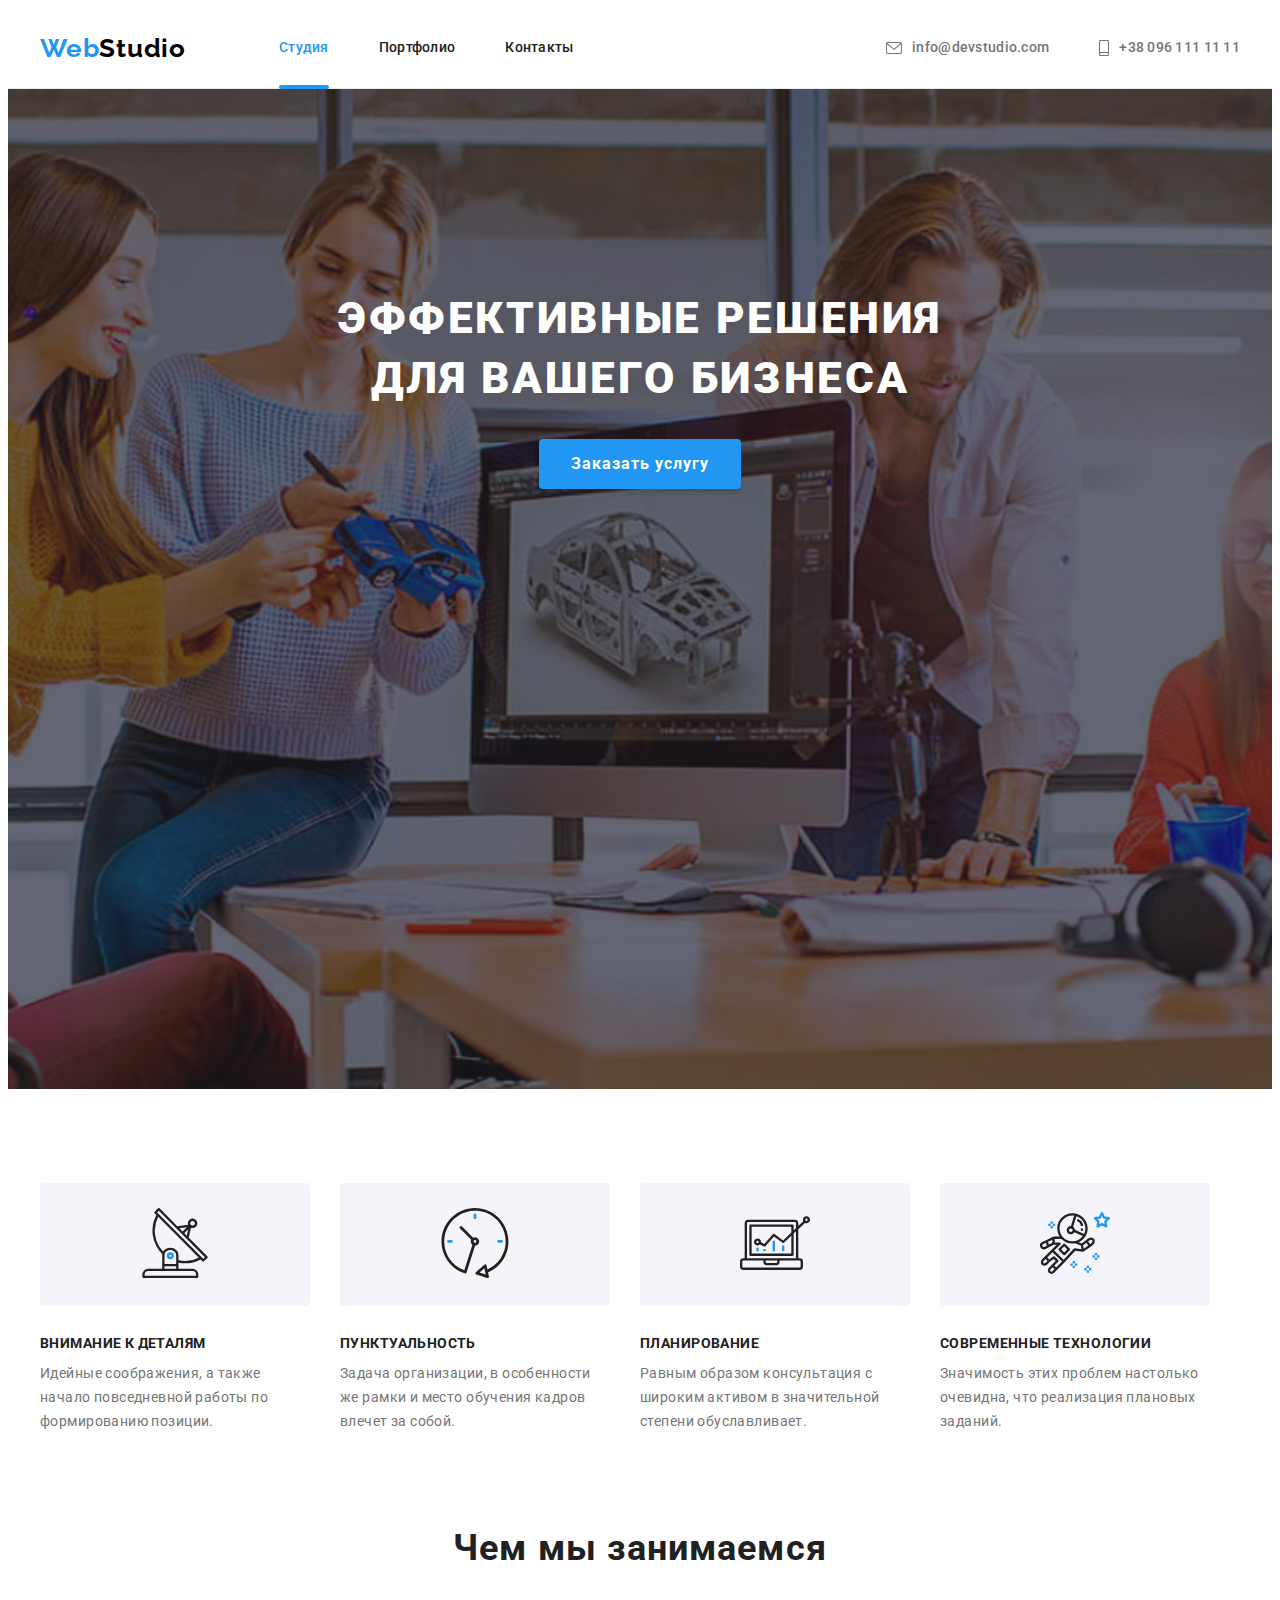
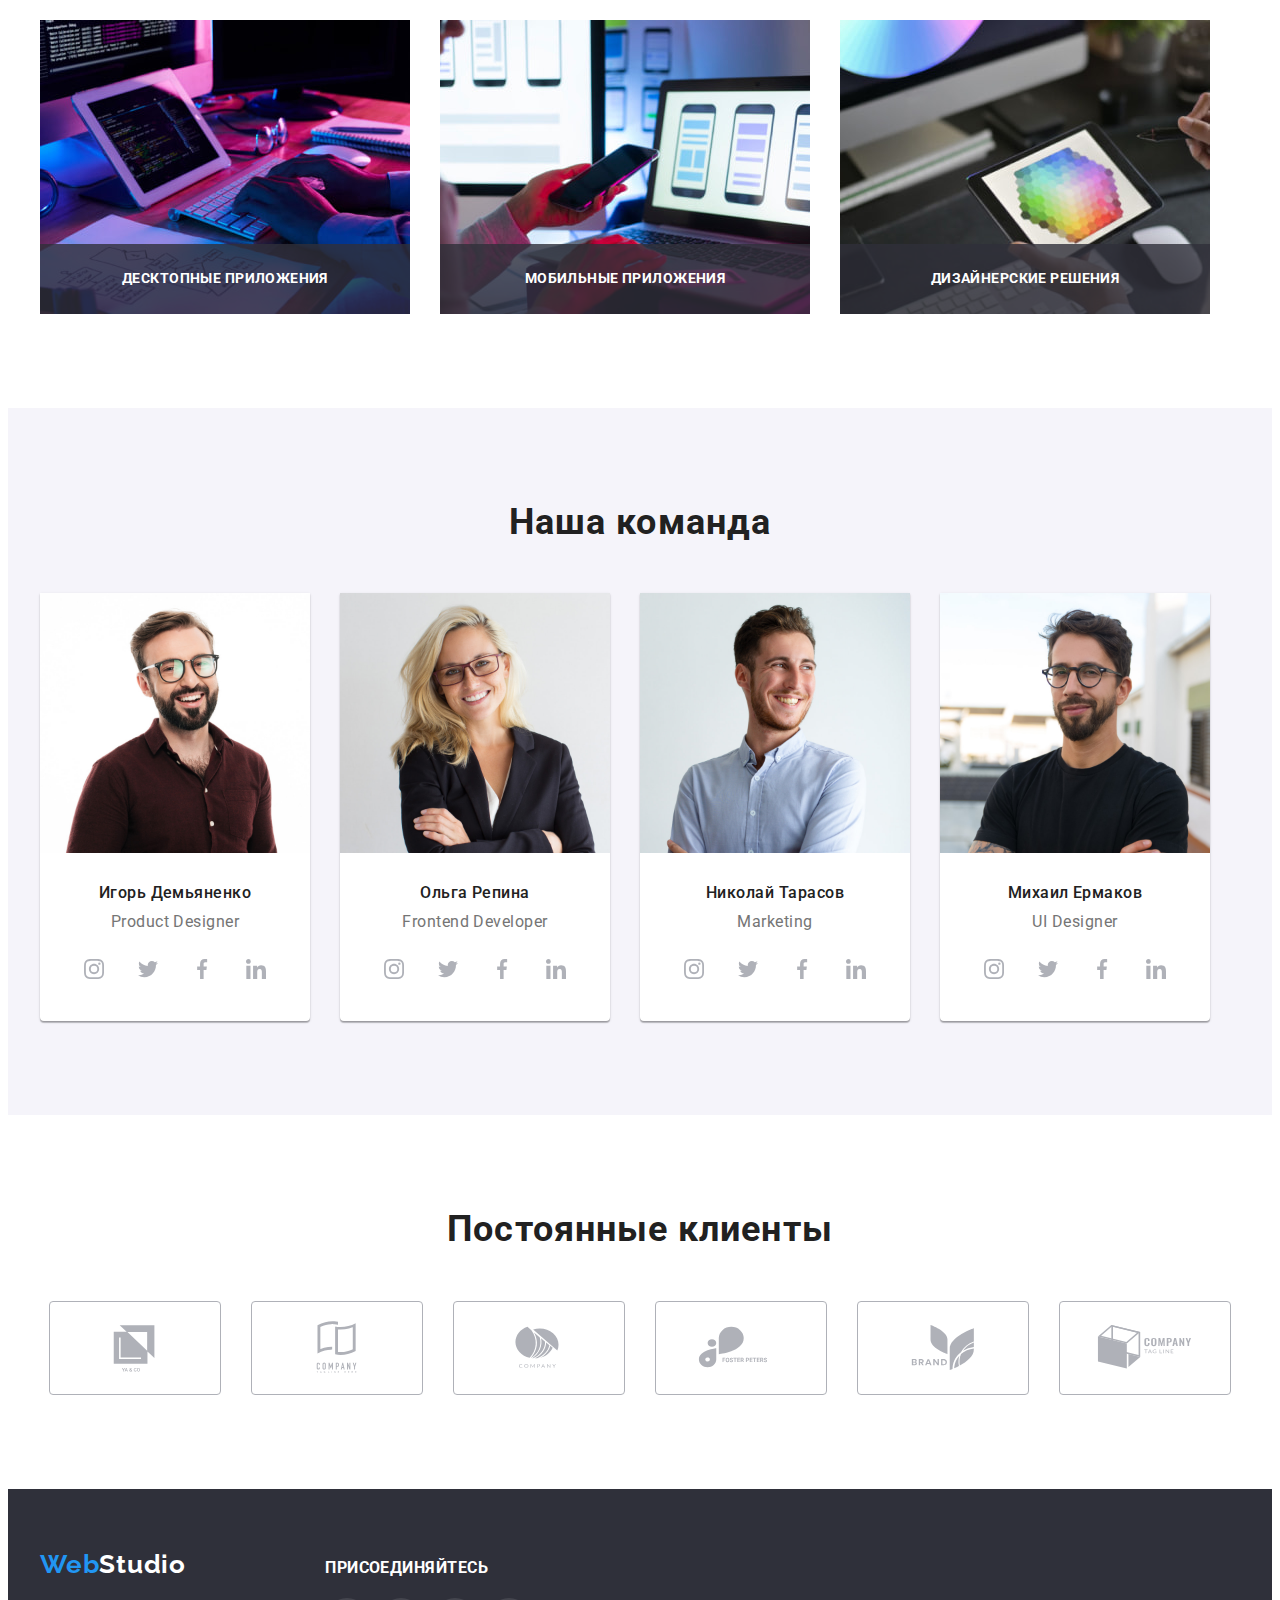
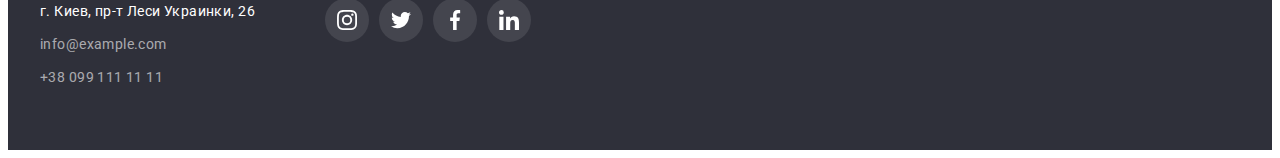
<file: index.html>
<!DOCTYPE html>
<html lang="ru">
  <head>
    <meta charset="UTF-8" />
    <meta http-equiv="X-UA-Compatible" content="IE=edge" />
    <meta name="viewport" content="width=device-width, initial-scale=1.0" />
    <title>Студия</title>
    <link rel="preconnect" href="https://fonts.googleapis.com" />
    <link rel="preconnect" href="https://fonts.gstatic.com" crossorigin />
    <link
      href="https://fonts.googleapis.com/css2?family=Raleway:wght@700&family=Roboto:wght@400;500;700;900&display=swap"
      rel="stylesheet"
    />
    <link
      rel="stylesheet"
      href="https://cdnjs.cloudflare.com/ajax/libs/modern-normalize/1.1.0/modern-normalize.min.css"
      integrity="sha512-wpPYUAdjBVSE4KJnH1VR1HeZfpl1ub8YT/NKx4PuQ5NmX2tKuGu6U/JRp5y+Y8XG2tV+wKQpNHVUX03MfMFn9Q=="
      crossorigin="anonymous"
      referrerpolicy="no-referrer"
    />
    <link rel="stylesheet" href="./css/styles.css" />
  </head>
  <body>
    <!--Хедер-->
    <header class="header">
      <div class="container header-container">
        <nav class="navigation">
          <a class="link-logo link header-logo" href="./index.html" lang="en"
            >Web<span class="logo-studio">Studio</span>
          </a>
          <ul class="nav-list list">
            <li class="nav-item">
              <a class="nav-link link current" href="./index.html">Студия</a>
            </li>
            <li class="nav-item">
              <a class="nav-link link" href="./portfolio.html">Портфолио</a>
            </li>
            <li class="nav-item">
              <a class="nav-link link" href="#">Контакты</a>
            </li>
          </ul>
        </nav>
        <ul class="contacts list">
          <li class="contacts-item">
            <a class="contacts-link link" href="mailto:info@devstudio.com">
              <svg class="icon-contacts" width="16" height="12">
                <use href="./images/sprite.svg#icon-envelope"></use>
              </svg>
              info@devstudio.com</a
            >
          </li>
          <li class="contacts-item">
            <a class="contacts-link link" href="tel:+380961111111">
              <svg class="icon-contacts" width="10" height="16">
                <use href="./images/sprite.svg#icon-smartphone"></use>
              </svg>
              +38 096 111 11 11</a
            >
          </li>
        </ul>
      </div>
    </header>
    <main>
      <!--Секция Hero-->
      <section class="hero section">
          <div class="container">
            <h1 class="hero-title">Эффективные решения для вашего бизнеса</h1>
            <button class="hero-btn" type="button" data-modal-open>Заказать услугу</button>
            <div class="backdrop is-hidden" data-modal>
              <div class="modal-wrapper">
                <button class="modal-btn" data-modal-close>
                  <svg width="18" height="18">
                    <use href="./images/sprite.svg#icon-close-icon-modal-form"></use>
                  </svg>
                </button>
              </div>
            </div>
          </div>
      </section>
      <!--Особенности-->
      <section class="benefits section">
        <div class="container">
          <h2 class="section-title visually-hidden">Особенности</h2>
          <ul class="benefits-list list">
            <li class="benefits-item">
              <div class="container-icon">
                <svg class="benefits-icon" width="70" height="70">
                  <use href="./images/sprite.svg#icon-antena"></use>
                </svg>
              </div>
              <h3 class="benefits-title">Внимание к деталям</h3>
              <p class="benefits-text">
                Идейные соображения, а также начало повседневной работы по формированию позиции.
              </p>
            </li>
            <li class="benefits-item">
              <div class="container-icon">
                <svg class="benefits-icon" width="70" height="70">
                  <use href="./images/sprite.svg#icon-clock"></use>
                </svg>
              </div>
              <h3 class="benefits-title">Пунктуальность</h3>
              <p class="benefits-text">
                Задача организации, в особенности же рамки и место обучения кадров влечет за собой.
              </p>
            </li>
            <li class="benefits-item">
              <div class="container-icon">
                <svg class="benefits-icon" width="70" height="70">
                  <use href="./images/sprite.svg#icon-diagram"></use>
                </svg>
              </div>
              <h3 class="benefits-title">Планирование</h3>
              <p class="benefits-text">
                Равным образом консультация с широким активом в значительной степени обуславливает.
              </p>
            </li>
            <li class="benefits-item">
              <div class="container-icon">
                <svg class="benefits-icon" width="70" height="70">
                  <use href="./images/sprite.svg#icon-astronaut"></use>
                </svg>
              </div>
              <h3 class="benefits-title">Современные технологии</h3>
              <p class="benefits-text">
                Значимость этих проблем настолько очевидна, что реализация плановых заданий.
              </p>
            </li>
          </ul>
        </div>
      </section>
      <!--Чем мы занимаемся-->
      <section class="work section">
        <div class="container">
          <h2 class="section-title">Чем мы занимаемся</h2>
          <ul class="work-list list">
            <li class="work-item">
              <img
                class="work-img"
                src="./images/work/box-1.jpg"
                alt="Разроботка структуры сайта"
                width="370"
                height="294"
              />
              <p class="work-text">Десктопные приложения</p>
            </li>
            <li class="work-item">
              <img
                class="work-img"
                src="./images/work/box-2.jpg"
                alt="Адаптивная разработка"
                width="370"
                height="294"
              />
              <p class="work-text">Мобильные приложения</p>
            </li>
            <li class="work-item">
              <img
                class="work-img"
                src="./images/work/box-3.jpg"
                alt="Цветовой дизайн"
                width="370"
                height="294"
              />
              <p class="work-text">Дизайнерские решения</p>
            </li>
          </ul>
        </div>
      </section>
      <!--Наша команда-->
      <section class="team section">
        <div class="container">
          <h2 class="section-title">Наша команда</h2>
          <ul class="team-list list">
            <li class="team-item">
              <img
                class="members-img"
                src="./images/team/product-designer.jpg"
                alt="Игорь Демьяненко"
                width="270"
                height="260"
              />
              <div class="members-group">
                <h3 class="members-title">Игорь Демьяненко</h3>
                <p class="members-position" lang="en">Product Designer</p>
                <ul class="socials-list list">
                  <li class="socials-items">
                    <a
                      class="socials-link link"
                      href="#"
                      target="_blank"
                      rel="noopener noreferrer"
                      aria-label="иконка Instagram"
                    >
                      <svg class="socials-icons" width="20" height="20">
                        <use href="./images/sprite.svg#icon-instagram"></use></svg
                    ></a>
                  </li>
                  <li class="socials-items">
                    <a
                      class="socials-link link"
                      href="#"
                      target="_blank"
                      rel="noopener noreferrer"
                      aria-label="иконка Twitter"
                    >
                      <svg class="socials-icons" width="20" height="20">
                        <use href="./images/sprite.svg#icon-twitter"></use></svg
                    ></a>
                  </li>
                  <li class="socials-items">
                    <a
                      class="socials-link link"
                      href="#"
                      target="_blank"
                      rel="noopener noreferrer"
                      aria-label="иконка Facebook"
                    >
                      <svg class="socials-icons" width="20" height="20">
                        <use href="./images/sprite.svg#icon-facebook"></use></svg
                    ></a>
                  </li>
                  <li class="socials-items">
                    <a
                      class="socials-link link"
                      href="#"
                      target="_blank"
                      rel="noopener noreferrer"
                      aria-label="иконка Linkedin"
                    >
                      <svg class="socials-icons" width="20" height="20">
                        <use href="./images/sprite.svg#icon-linkedin"></use></svg
                    ></a>
                  </li>
                </ul>
              </div>
            </li>
            <li class="team-item">
              <img
                class="members-img"
                src="./images/team/frontend-developer.jpg"
                alt="Ольга Репина"
                width="270"
                height="260"
              />
              <div class="members-group">
                <h3 class="members-title">Ольга Репина</h3>
                <p class="members-position" lang="en">Frontend Developer</p>
                <ul class="socials-list list">
                  <li class="socials-items">
                    <a
                      class="socials-link link"
                      href="#"
                      target="_blank"
                      rel="noopener noreferrer"
                      aria-label="иконка Instagram"
                    >
                      <svg class="socials-icons" width="20" height="20">
                        <use href="./images/sprite.svg#icon-instagram"></use></svg
                    ></a>
                  </li>
                  <li class="socials-items">
                    <a
                      class="socials-link link"
                      href="#"
                      target="_blank"
                      rel="noopener noreferrer"
                      aria-label="иконка Twitter"
                    >
                      <svg class="socials-icons" width="20" height="20">
                        <use href="./images/sprite.svg#icon-twitter"></use></svg
                    ></a>
                  </li>
                  <li class="socials-items">
                    <a
                      class="socials-link link"
                      href="#"
                      target="_blank"
                      rel="noopener noreferrer"
                      aria-label="иконка Facebook"
                    >
                      <svg class="socials-icons" width="20" height="20">
                        <use href="./images/sprite.svg#icon-facebook"></use></svg
                    ></a>
                  </li>
                  <li class="socials-items">
                    <a
                      class="socials-link link"
                      href="#"
                      target="_blank"
                      rel="noopener noreferrer"
                      aria-label="иконка Linkedin"
                    >
                      <svg class="socials-icons" width="20" height="20">
                        <use href="./images/sprite.svg#icon-linkedin"></use></svg
                    ></a>
                  </li>
                </ul>
              </div>
            </li>
            <li class="team-item">
              <img
                class="members-img"
                src="./images/team/marketing.jpg"
                alt="Николай Тарасов"
                width="270"
                height="260"
              />
              <div class="members-group">
                <h3 class="members-title">Николай Тарасов</h3>
                <p class="members-position" lang="en">Marketing</p>
                <ul class="socials-list list">
                  <li class="socials-items">
                    <a
                      class="socials-link link"
                      href="#"
                      target="_blank"
                      rel="noopener noreferrer"
                      aria-label="иконка Instagram"
                    >
                      <svg class="socials-icons" width="20" height="20">
                        <use href="./images/sprite.svg#icon-instagram"></use></svg
                    ></a>
                  </li>
                  <li class="socials-items">
                    <a
                      class="socials-link link"
                      href="#"
                      target="_blank"
                      rel="noopener noreferrer"
                      aria-label="иконка Twitter"
                    >
                      <svg class="socials-icons" width="20" height="20">
                        <use href="./images/sprite.svg#icon-twitter"></use></svg
                    ></a>
                  </li>
                  <li class="socials-items">
                    <a
                      class="socials-link link"
                      href="#"
                      target="_blank"
                      rel="noopener noreferrer"
                      aria-label="иконка Facebook"
                    >
                      <svg class="socials-icons" width="20" height="20">
                        <use href="./images/sprite.svg#icon-facebook"></use></svg
                    ></a>
                  </li>
                  <li class="socials-items">
                    <a
                      class="socials-link link"
                      href="#"
                      target="_blank"
                      rel="noopener noreferrer"
                      aria-label="иконка Linkedin"
                    >
                      <svg class="socials-icons" width="20" height="20">
                        <use href="./images/sprite.svg#icon-linkedin"></use></svg
                    ></a>
                  </li>
                </ul>
              </div>
            </li>
            <li class="team-item">
              <img
                class="members-img"
                src="./images/team/ui-designer.jpg"
                alt="Михаил Ермаков"
                width="270"
                height="260"
              />
              <div class="members-group">
                <h3 class="members-title">Михаил Ермаков</h3>
                <p class="members-position" lang="en">UI Designer</p>
                <ul class="socials-list list">
                  <li class="socials-items">
                    <a
                      class="socials-link link"
                      href="#"
                      target="_blank"
                      rel="noopener noreferrer"
                      aria-label="иконка Instagram"
                    >
                      <svg class="socials-icons" width="20" height="20">
                        <use href="./images/sprite.svg#icon-instagram"></use></svg
                    ></a>
                  </li>
                  <li class="socials-items">
                    <a
                      class="socials-link link"
                      href="#"
                      target="_blank"
                      rel="noopener noreferrer"
                      aria-label="иконка Twitter"
                    >
                      <svg class="socials-icons" width="20" height="20">
                        <use href="./images/sprite.svg#icon-twitter"></use></svg
                    ></a>
                  </li>
                  <li class="socials-items">
                    <a
                      class="socials-link link"
                      href="#"
                      target="_blank"
                      rel="noopener noreferrer"
                      aria-label="иконка Facebook"
                    >
                      <svg class="socials-icons" width="20" height="20">
                        <use href="./images/sprite.svg#icon-facebook"></use></svg
                    ></a>
                  </li>
                  <li class="socials-items">
                    <a
                      class="socials-link link"
                      href="#"
                      target="_blank"
                      rel="noopener noreferrer"
                      aria-label="иконка Linkedin"
                    >
                      <svg class="socials-icons" width="20" height="20">
                        <use href="./images/sprite.svg#icon-linkedin"></use></svg
                    ></a>
                  </li>
                </ul>
              </div>
            </li>
          </ul>
        </div>
      </section>
      <!--Постоянные клиенты-->
      <section class="clients section">
        <div class="container">
          <h2 class="section-title">Постоянные клиенты</h2>
          <ul class="clients-list list">
            <li class="clients-item">
              <a
                class="clients-link link"
                href="#"
                target="_blank"
                rel="noopener noreferrer"
                aria-label="иконка YA&GO"
              >
                <svg class="clients-icon" width="106" height="60">
                  <use href="./images/sprite.svg#icon-client-logo-1"></use>
                </svg>
              </a>
            </li>
            <li class="clients-item">
              <a
                class="clients-link link"
                href="#"
                target="_blank"
                rel="noopener noreferrer"
                aria-label="иконка Company tagline here"
              >
                <svg class="clients-icon" width="106" height="60">
                  <use href="./images/sprite.svg#icon-client-logo-2"></use>
                </svg>
              </a>
            </li>
            <li class="clients-item">
              <a
                class="clients-link link"
                href="#"
                target="_blank"
                rel="noopener noreferrer"
                aria-label="иконка Company"
              >
                <svg class="clients-icon" width="106" height="60">
                  <use href="./images/sprite.svg#icon-client-logo-3"></use>
                </svg>
              </a>
            </li>
            <li class="clients-item">
              <a
                class="clients-link link"
                href="#"
                target="_blank"
                rel="noopener noreferrer"
                aria-label="иконка Foster Peters"
                ><svg class="clients-icon" width="106" height="60">
                  <use href="./images/sprite.svg#icon-client-logo-4"></use></svg
              ></a>
            </li>
            <li class="clients-item">
              <a
                class="clients-link link"
                href="#"
                target="_blank"
                rel="noopener noreferrer"
                aria-label="иконка Brand"
              >
                <svg class="clients-icon" width="106" height="60">
                  <use href="./images/sprite.svg#icon-client-logo-5"></use>
                </svg>
              </a>
            </li>
            <li class="clients-item">
              <a
                class="clients-link link"
                href="#"
                target="_blank"
                rel="noopener noreferrer"
                aria-label="иконка Company Tag Line"
              >
                <svg class="clients-icon" width="106" height="60">
                  <use href="./images/sprite.svg#icon-client-logo-6"></use>
                </svg>
              </a>
            </li>
          </ul>
        </div>
      </section>
    </main>
    <!--Футер-->
    <footer class="footer">
      <div class="container join">
        <div class="container-address">
          <a class="link-logo link footer-logo" href="./index.html" lang="en"
            >Web<span class="footer-logo-studio">Studio</span>
          </a>
          <address class="footer-address">
            <ul class="footer-list list">
              <li class="footer-item">
                <a
                  class="footer-address link"
                  href="https://maps.app.goo.gl/owwXhyqhxYpqnWEB8"
                  target="_blank"
                  rel="noreferrer noopener"
                  >г. Киев, пр-т Леси Украинки, 26</a
                >
              </li>
              <li class="footer-item">
                <a class="footer-contact-item link" href="mailto:info@example.com"
                  >info@example.com</a
                >
              </li>
              <li class="footer-item">
                <a class="footer-contact-item link" href="tel:+380991111111">+38 099 111 11 11</a>
              </li>
            </ul>
          </address>
        </div>

        <div class="footer-join">
          <h3 class="join-title">Присоединяйтесь</h3>
          <ul class="join-list list">
            <li class="join-item">
              <a
                class="join-link link"
                href=""
                target="_blank"
                rel="noopener noreferrer"
                aria-label="иконка Instagram"
                ><svg class="join-icon" width="20" height="20">
                  <use href="./images/sprite.svg#icon-instagram"></use></svg
              ></a>
            </li>
            <li class="join-item">
              <a
                class="join-link link"
                href=""
                target="_blank"
                rel="noopener noreferrer"
                aria-label="иконка Twitter"
                ><svg class="join-icon" width="20" height="20">
                  <use href="./images/sprite.svg#icon-twitter"></use></svg
              ></a>
            </li>
            <li class="join-item">
              <a
                class="join-link link"
                href=""
                target="_blank"
                rel="noopener noreferrer"
                aria-label="иконка Facebook"
                ><svg class="join-icon" width="20" height="20">
                  <use href="./images/sprite.svg#icon-facebook"></use></svg
              ></a>
            </li>
            <li class="join-item">
              <a
                class="join-link link"
                href=""
                target="_blank"
                rel="noopener noreferrer"
                aria-label="иконка Linkedin"
              >
                <svg class="join-icon" width="20" height="20">
                  <use href="./images/sprite.svg#icon-linkedin"></use></svg
              ></a>
            </li>
          </ul>
        </div>
      </div>
    </footer>
    <script src="./js/modal.js"></script>
  </body>
</html>
</file>
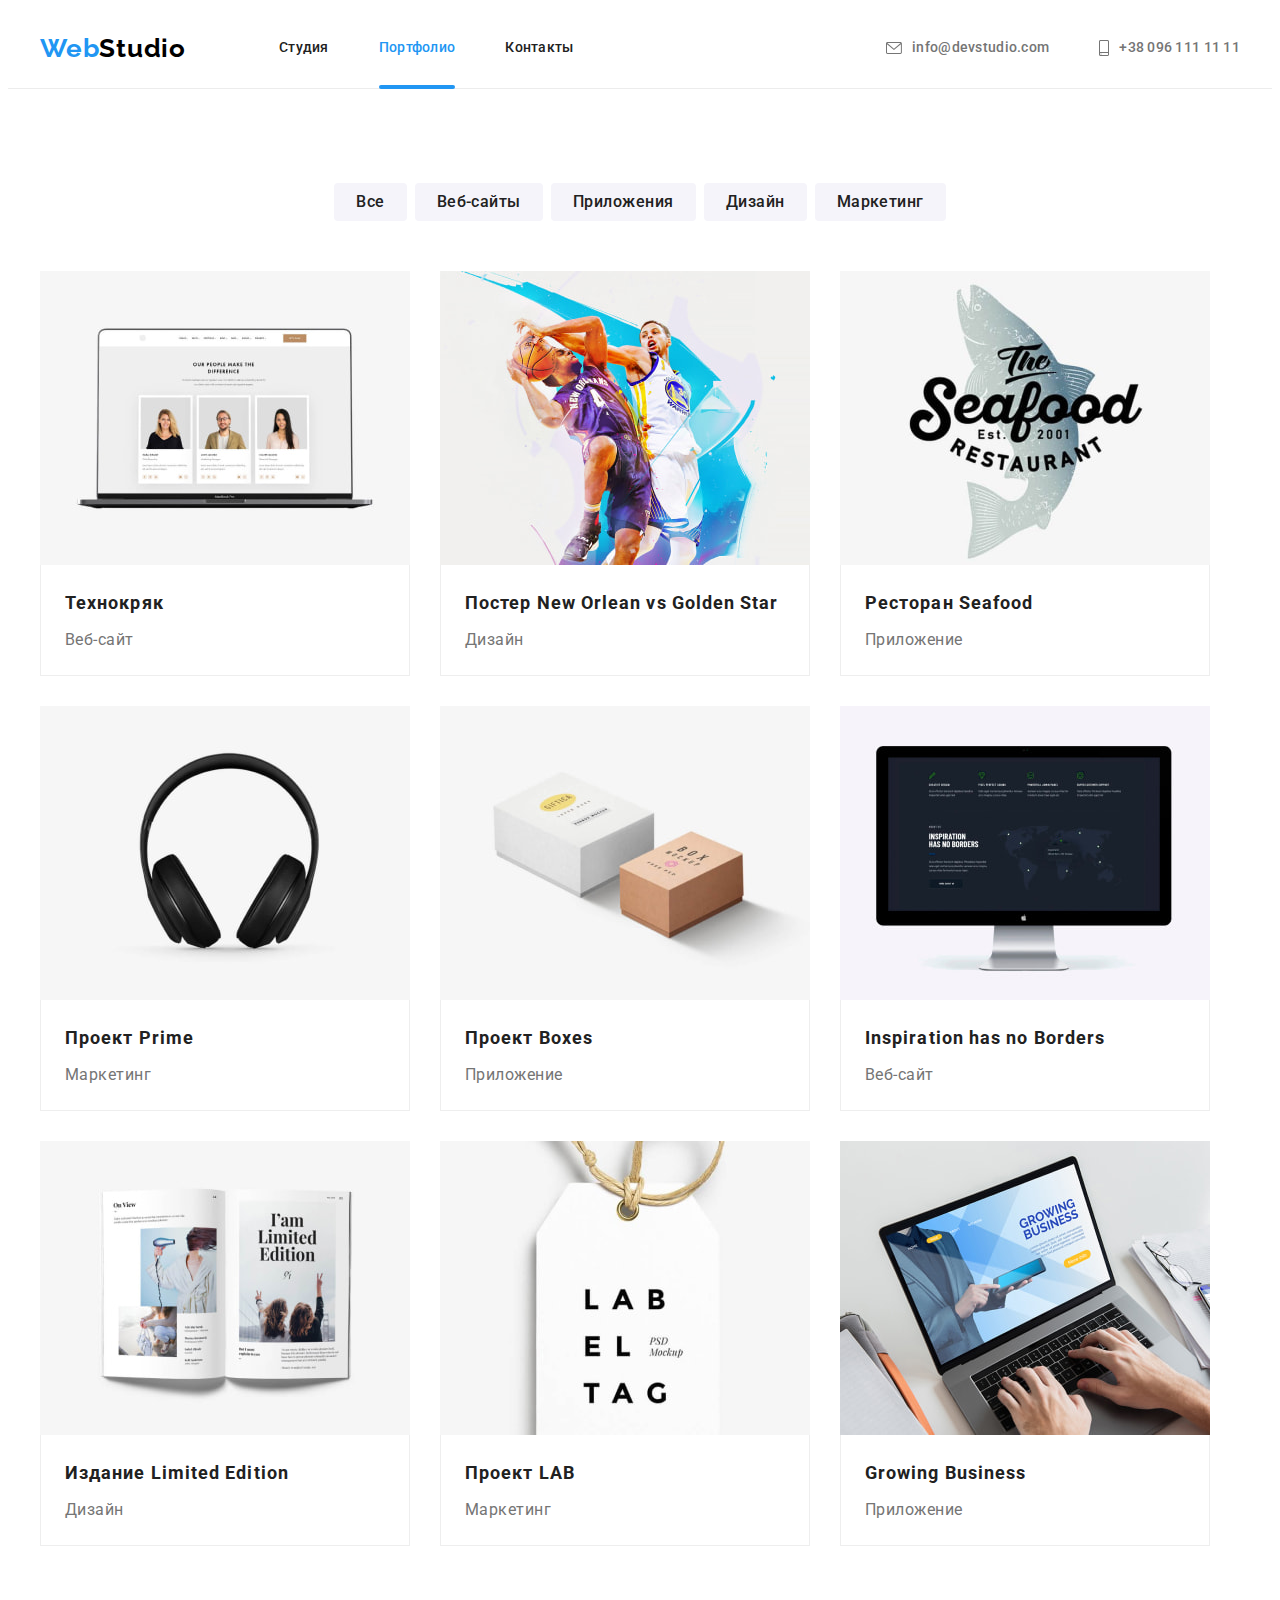
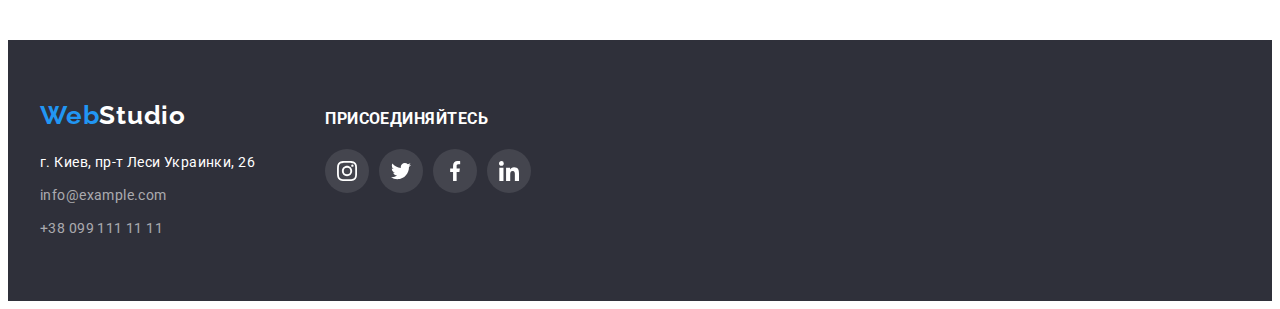
<file: portfolio.html>
<!DOCTYPE html>
<html lang="ru">
  <head>
    <meta charset="UTF-8" />
    <meta http-equiv="X-UA-Compatible" content="IE=edge" />
    <meta name="viewport" content="width=device-width, initial-scale=1.0" />
    <title>Портфолио</title>
    <link rel="preconnect" href="https://fonts.googleapis.com" />
    <link rel="preconnect" href="https://fonts.gstatic.com" crossorigin />
    <link
      href="https://fonts.googleapis.com/css2?family=Raleway:wght@700&family=Roboto:wght@400;500;700;900&display=swap"
      rel="stylesheet"
    />
    <link
      rel="stylesheet"
      href="https://cdnjs.cloudflare.com/ajax/libs/modern-normalize/1.1.0/modern-normalize.min.css"
      integrity="sha512-wpPYUAdjBVSE4KJnH1VR1HeZfpl1ub8YT/NKx4PuQ5NmX2tKuGu6U/JRp5y+Y8XG2tV+wKQpNHVUX03MfMFn9Q=="
      crossorigin="anonymous"
      referrerpolicy="no-referrer"
    />
    <link rel="stylesheet" href="./css/styles.css" />
  </head>
  <body>
    <!--Хедер-->
    <header class="header">
      <div class="container header-container">
        <nav class="navigation">
          <a class="link-logo link header-logo" href="./index.html" lang="en"
            >Web<span class="logo-studio">Studio</span>
          </a>
          <ul class="nav-list list">
            <li class="nav-item">
              <a class="nav-link link" href="./index.html">Студия</a>
            </li>
            <li class="nav-item">
              <a class="nav-link link current" href="./portfolio.html">Портфолио</a>
            </li>
            <li class="nav-item">
              <a class="nav-link link" href="#">Контакты</a>
            </li>
          </ul>
        </nav>
        <ul class="contacts list">
          <li class="contacts-item">
            <a class="contacts-link link" href="mailto:info@devstudio.com">
              <svg class="icon-contacts link" width="16" height="12">
                <use href="./images/sprite.svg#icon-envelope"></use>
              </svg>
              info@devstudio.com</a
            >
          </li>
          <li class="contacts-item">
            <a class="contacts-link link" href="tel:+380961111111">
              <svg class="icon-contacts link" width="10" height="16">
                <use href="./images/sprite.svg#icon-smartphone"></use>
              </svg>
              +38 096 111 11 11</a
            >
          </li>
        </ul>
      </div>
    </header>
    <main>
      <!--Главная секция Портфолио-->
      <section class="portfolio section">
        <div class="container">
          <h1 class="section-title visually-hidden">Портфолио</h1>
          <ul class="portfolio-list list">
            <li class="portfolio-item">
              <button class="portfolio-btn" type="button">Все</button>
            </li>
            <li class="portfolio-item">
              <button class="portfolio-btn" type="button">Веб-сайты</button>
            </li>
            <li class="portfolio-item">
              <button class="portfolio-btn" type="button">Приложения</button>
            </li>
            <li class="portfolio-item">
              <button class="portfolio-btn" type="button">Дизайн</button>
            </li>
            <li class="portfolio-item">
              <button class="portfolio-btn" type="button">Маркетинг</button>
            </li>
          </ul>

          <ul class="portfolio-cards list">
            <li class="portfolio-cards-item">
              <a class="portfolio-link" href="">
                <div class="img-container">
                  <img
                  class="cards-img"
                  src="./images/portfolio/technokrak.jpg"
                  alt="Технокряк"
                  width="370"
                  height="294"
                />
                <p class="cards-overlay-text">Ресурс предлагает комплексные предложения с разным уровнем функционала и сервисов. Все это позволит посетителю получить исчерпывающие сведения о компании или частном лице.</p>
                </div>
                <div class="card-group">
                  <h2 class="cards-title">Технокряк</h2>
                  <p class="cards-text">Веб-сайт</p>
                </div>
              </a>
            </li>
            <li class="portfolio-cards-item">
              <a class="portfolio-link" href="#">
                <div class="img-container">
                  <img
                  class="cards-img"
                  src="./images/portfolio/poster.jpg"
                  alt="Постер"
                  width="370"
                  height="294"
                />
                <p class="cards-overlay-text">Ресурс предлагает комплексные предложения с разным уровнем функционала и сервисов. Все это позволит посетителю получить исчерпывающие сведения о компании или частном лице.</p>
                </div>
                <div class="card-group">
                  <h2 class="cards-title">
                    Постер <span lang="en">New Orlean vs Golden Star</span>
                  </h2>
                  <p class="cards-text">Дизайн</p>
                </div>
              </a>
            </li>
            <li class="portfolio-cards-item">
              <a class="portfolio-link" href="#">
                <div class="img-container">
                  <img
                  class="cards-img"
                  src="./images/portfolio/restaurant-seafood.jpg"
                  alt="Ресторан морепродуктов"
                  width="370"
                  height="294"
                />
                <p class="cards-overlay-text">Ресурс предлагает комплексные предложения с разным уровнем функционала и сервисов. Все это позволит посетителю получить исчерпывающие сведения о компании или частном лице.</p>
                </div>
                <div class="card-group">
                  <h2 class="cards-title">Ресторан <span>Seafood</span></h2>
                  <p class="cards-text">Приложение</p>
                </div>
              </a>
            </li>
            <li class="portfolio-cards-item">
              <a class="portfolio-link" href="#">
                <div class="img-container">
                  <img
                  class="cards-img"
                  src="./images/portfolio/project-prime.jpg"
                  alt="Проект прайм"
                  width="370"
                  height="294"
                />
                <p class="cards-overlay-text">Ресурс предлагает комплексные предложения с разным уровнем функционала и сервисов. Все это позволит посетителю получить исчерпывающие сведения о компании или частном лице.</p>
                </div>
                <div class="card-group">
                  <h2 class="cards-title">Проект <span>Prime</span></h2>
                  <p class="cards-text">Маркетинг</p>
                </div>
              </a>
            </li>
            <li class="portfolio-cards-item">
              <a class="portfolio-link" href="#">
                <div class="img-container">
                  <img
                  class="cards-img"
                  src="./images/portfolio/project-boxes.jpg"
                  alt="Проект коробка"
                  width="370"
                  height="294"
                />
                <p class="cards-overlay-text">Ресурс предлагает комплексные предложения с разным уровнем функционала и сервисов. Все это позволит посетителю получить исчерпывающие сведения о компании или частном лице.</p>
                </div>
                <div class="card-group">
                  <h2 class="cards-title">Проект <span lang="en">Boxes</span></h2>
                  <p class="cards-text">Приложение</p>
                </div>
              </a>
            </li>
            <li class="portfolio-cards-item">
              <a class="portfolio-link" href="#">
                <div class="img-container">
                  <img
                  class="cards-img"
                  src="./images/portfolio/inspiration.jpg"
                  alt="Вдохновение не имеет границ "
                  width="370"
                  height="294"
                />
                <p class="cards-overlay-text">Ресурс предлагает комплексные предложения с разным уровнем функционала и сервисов. Все это позволит посетителю получить исчерпывающие сведения о компании или частном лице.</p>
                </div>
                <div class="card-group">
                  <h2 class="cards-title"><span lang="en">Inspiration has no Borders</span></h2>
                  <p class="cards-text">Веб-сайт</p>
                </div>
              </a>
            </li>
            <li class="portfolio-cards-item">
              <a class="portfolio-link" href="#">
                <div class="img-container">
                  <img
                  class="cards-img"
                  src="./images/portfolio/limited-edition.jpg"
                  alt="Журнал даного издательства"
                  width="370"
                  height="294"
                />
                <p class="cards-overlay-text">Ресурс предлагает комплексные предложения с разным уровнем функционала и сервисов. Все это позволит посетителю получить исчерпывающие сведения о компании или частном лице.</p>
                </div>
                <div class="card-group">
                  <h2 class="cards-title">Издание <span lang="en">Limited Edition</span></h2>
                  <p class="cards-text">Дизайн</p>
                </div>
              </a>
            </li>
            <li class="portfolio-cards-item">
              <a class="portfolio-link" href="#">
                <div class="img-container">
                  <img
                  class="cards-img"
                  src="./images/portfolio/project-lab.jpg"
                  alt="Проект лаб"
                  width="370"
                  height="294"
                />
                <p class="cards-overlay-text">Ресурс предлагает комплексные предложения с разным уровнем функционала и сервисов. Все это позволит посетителю получить исчерпывающие сведения о компании или частном лице.</p>
                </div>
                <div class="card-group">
                  <h2 class="cards-title">Проект <span lang="en">LAB</span></h2>
                  <p class="cards-text">Маркетинг</p>
                </div>
              </a>
            </li>
            <li class="portfolio-cards-item">
              <a class="portfolio-link" href="#">
                <div class="img-container">
                  <img
                  class="cards-img"
                  src="./images/portfolio/growing-business.jpg"
                  alt="Растущий бизнес"
                  width="370"
                  height="294"
                />
                <p class="cards-overlay-text">Ресурс предлагает комплексные предложения с разным уровнем функционала и сервисов. Все это позволит посетителю получить исчерпывающие сведения о компании или частном лице.</p>
                </div>
                <div class="card-group">
                  <h2 class="cards-title" lang="en">Growing Business</h2>
                  <p class="cards-text">Приложение</p>
                </div>
              </a>
            </li>
          </ul>
        </div>
      </section>
    </main>
    <!--Футер-->
    <footer class="footer">
      <div class="container join">
        <div class="container-address">
          <a class="link-logo link footer-logo" href="./index.html" lang="en"
            >Web<span class="footer-logo-studio">Studio</span>
          </a>
          <address class="footer-address">
            <ul class="footer-list list">
              <li class="footer-item">
                <a
                  class="footer-address link"
                  href="https://maps.app.goo.gl/owwXhyqhxYpqnWEB8"
                  target="_blank"
                  rel="noreferrer noopener"
                  >г. Киев, пр-т Леси Украинки, 26</a
                >
              </li>
              <li class="footer-item">
                <a class="footer-contact-item link" href="mailto:info@example.com"
                  >info@example.com</a
                >
              </li>
              <li class="footer-item">
                <a class="footer-contact-item link" href="tel:+380991111111">+38 099 111 11 11</a>
              </li>
            </ul>
          </address>
        </div>

        <div class="footer-join">
          <h3 class="join-title">Присоединяйтесь</h3>
          <ul class="join-list list">
            <li class="join-item">
              <a
                class="join-link link"
                href=""
                target="_blank"
                rel="noopener noreferrer"
                aria-label="иконка Instagram"
                ><svg class="join-icon" width="20" height="20">
                  <use href="./images/sprite.svg#icon-instagram"></use></svg
              ></a>
            </li>
            <li class="join-item">
              <a
                class="join-link link"
                href=""
                target="_blank"
                rel="noopener noreferrer"
                aria-label="иконка Twitter"
                ><svg class="join-icon" width="20" height="20">
                  <use href="./images/sprite.svg#icon-twitter"></use></svg
              ></a>
            </li>
            <li class="join-item">
              <a
                class="join-link link"
                href=""
                target="_blank"
                rel="noopener noreferrer"
                aria-label="иконка Facebook"
                ><svg class="join-icon" width="20" height="20">
                  <use href="./images/sprite.svg#icon-facebook"></use></svg
              ></a>
            </li>
            <li class="join-item">
              <a
                class="join-link link"
                href=""
                target="_blank"
                rel="noopener noreferrer"
                aria-label="иконка Linkedin"
              >
                <svg class="join-icon" width="20" height="20">
                  <use href="./images/sprite.svg#icon-linkedin"></use></svg
              ></a>
            </li>
          </ul>
        </div>
      </div>
    </footer>
  </body>
</html>
</file>
<file: css/styles.css>
:root {
  /*fonts*/

  --main-font: 'Roboto', sans-serif;
  --secondary-font: 'Raleway', sans-serif;

  /*text-colors*/

  --main-txt-cl: #757575;
  --secondary-txt-cl: #212121;
  --accent-cl: #2196f3;
  --secondary-txt-white: #ffffff;
  --secondary-txt-black: #000000;

  /*background-colors*/

  --main-bg-cl: #ffffff;
  --secondary-bg-cl: #f5f4fa;
  --dark-bg-cl: #2f303a;
  --bgd-button: #2196f3;
  --secondary-bgd-button: #188ce8;

  /*border-colors*/
  --border-header: #ececec;
  --border-cards-portfolio: #eeeeee;

  /*icon-colors*/
  --icon-header-cl: #757575;
  --icon-main-color: #afb1b8;
  --icon-accent-cl: #2196f3;
  --icon-footer-color: #ffffff;

  /*animation*/
  --animation: 250ms cubic-bezier(0.4, 0, 0.2, 1);
}

body {
  font-family: var(--main-font);
  font-size: 14px;
  letter-spacing: 0.03em;
  color: var(--main-txt-cl);
}

h1,
h2,
h3,
h4,
h5,
h6,
p,
ul {
  margin: 0;
  padding: 0;
}

img {
  display: block;
  max-width: 100%;
  height: auto;
}

.container {
  width: 1200px;
  padding-right: 15px;
  padding-left: 15px;

  margin-right: auto;
  margin-left: auto;
}

.visually-hidden {
  position: absolute;
  white-space: nowrap;
  width: 1px;
  height: 1px;
  overflow: hidden;
  border: 0;
  padding: 0;
  clip: rect(0 0 0 0);
  clip-path: inset(50%);
  margin: -1px;
}

.link {
  text-decoration: none;
  color: currentColor;
}

.list {
  list-style: none;
}

.section {
  padding-top: 94px;
  padding-bottom: 94px;
}

/*-----------------
| Header section
-------------------*/
.header {
  border-bottom: 1px solid var(--border-header);
}
.header-container {
  display: flex;
}
.navigation {
  display: flex;
  align-items: center;
}

.header-logo {
  margin-right: 93px;
}
.link {
  font-weight: 500;
  font-size: 14px;
  line-height: 1.14;
  letter-spacing: 0.02em;
  color: var(--secondary-txt-cl);

  transition: color var(--animation);
}

.link-logo {
  font-family: var(--secondary-font);
  font-weight: 700;
  font-size: 26px;
  line-height: 1.19;
  letter-spacing: 0.03em;
  color: var(--accent-cl);
}

.logo-studio {
  color: var(--secondary-txt-black);
}

.link:hover,
.link:focus {
  color: var(--accent-cl);
}
.nav-list {
  display: flex;
}
.nav-item {
  margin-right: 50px;
}
.nav-item:last-child {
  margin-right: 0;
}

.nav-link {
  position: relative;
  display: block;
  padding-top: 32px;
  padding-bottom: 32px;
}
.nav-link.current::after{
  position: absolute;
  bottom: 0;
  left: 0;

  content: '';
  display: block;
  width: 100%;
  height: 4px;

  background-color: var(--bgd-button);
  border-radius: 2px;
  margin-bottom: -1px;
}

.contacts {
  display: flex;
  align-items: center;
  margin-left: auto;
}
.contacts-item {
  margin-right: 50px;
}

.contacts-item:last-child {
  margin-right: 0;
}

.contacts-link {
  display: flex;
  align-items: center;
  padding-top: 32px;
  padding-bottom: 32px;
  color: var(--main-txt-cl);
  transition: color var(--animation);
}
.contacts-link:hover .icon-contacts,
.contacts-link:focus .icon-contacts {
  fill: var(--icon-accent-cl);
}
.current {
  color: var(--accent-cl);
}


.icon-contacts {
  margin-right: 10px;
  fill: var(--icon-header-cl);
  transition: fill var(--animation);
}

/*======================
| Main content page studio
========================*/
/*-----------------
| Hero section
-------------------*/

.hero {
  padding-top: 200px;
  padding-bottom: 200px;
  text-align: center;
  background-color: var(--dark-bg-cl);

  max-width: 1600px;
  height: 600px;
  margin-left: auto;
  margin-right: auto;
  background-image: linear-gradient(to right, rgba(47, 48, 58, 0.4), rgba(47, 48, 58, 0.4)),
    url(../images/hero/bg-hero.jpg);
  background-repeat: no-repeat;
  background-position: center;
  background-size: cover;
}

.hero-title {
  width: 696px;
  margin-right: auto;
  margin-bottom: 30px;
  margin-left: auto;

  font-weight: 900;
  font-size: 44px;
  line-height: 1.36;
  text-align: center;
  letter-spacing: 0.06em;
  text-transform: uppercase;
  color: var(--secondary-txt-white);
}

.hero-btn {
  padding: 10px 32px;
  border: 0;
  box-shadow: 0px 4px 4px rgba(0, 0, 0, 0.15);
  border-radius: 4px;

  font-family: inherit;
  font-weight: 700;
  font-size: 16px;
  line-height: 1.88;
  align-items: center;
  text-align: center;
  letter-spacing: 0.06em;
  color: var(--secondary-txt-white);
  background-color: var(--bgd-button);
  cursor: pointer;

  transition: background-color var(--animation);
}

.hero-btn:hover,
.hero-btn:focus {
  background-color: var(--secondary-bgd-button);
}

.backdrop {
  position: fixed;
  top: 0;
  left: 0;
  width: 100%;
  height: 100%;
  background-color: rgba(0, 0, 0, 0.2);
  z-index: 1;
  transition: opacity 700ms ease, visibility 400ms ease-in-out;
}
.backdrop.is-hidden {
  opacity: 0;
  visibility: hidden;
  pointer-events: none;
}

.modal-wrapper{
  position: absolute;
  top: 50%;
  left: 50%;
  transform: translate(-50%,-50%);
  width: 528px;
  height: 581px;
  background-color: var(--main-bg-cl);
  box-shadow: 0px 1px 3px rgba(0, 0, 0, 0.12), 0px 1px 1px rgba(0, 0, 0, 0.14), 0px 2px 1px rgba(0, 0, 0, 0.2);
  border-radius: 4px;
  transition: transform 250ms ease-in-out 250ms, opacity 250ms ease-in-out 250ms;
}

.backdrop.is-hidden .modal-wrapper{
  transform: scale(.5);
  opacity: 0;
}
.backdrop.modal-wrapper{
  transform: scale(1);
  opacity: 1;
}

.modal-btn{
  position: absolute;
  top: 8px;
  right: 8px;

  display: flex;
  align-items: center;
  justify-content: center;
  padding: 0;
  width: 30px;
  height: 30px;

  border: 1px solid rgba(0, 0, 0, 0.1);
  border-radius: 50%;
  background-color: transparent;

  cursor: pointer;
}

/*-----------------
| Benefits section
-------------------*/
.benefits {
  padding-bottom: 0;
}
.benefits-list {
  display: flex;
}
.benefits-item {
  width: 270px;
  margin-right: 30px;
}
.container-icon {
  padding: 25px 100px;
  margin-bottom: 30px;
  background-color: var(--secondary-bg-cl);
  border-radius: 4px;
}

.benefits-item:last-child {
  margin-right: 0;
}

.benefits-title {
  margin-bottom: 10px;

  font-weight: 700;
  font-size: 14px;
  line-height: 1.14;
  letter-spacing: 0.03em;
  text-transform: uppercase;
  color: var(--secondary-txt-cl);
}
.benefits-text {
  font-size: 14px;
  line-height: 1.71;
  letter-spacing: 0.03em;
  color: currentColor;
}
/*-----------------
| Section What are we doing
-------------------*/
.section-title {
  margin-bottom: 50px;
  font-weight: 700;
  font-size: 36px;
  line-height: 1.16;
  text-align: center;
  letter-spacing: 0.03em;
  color: var(--secondary-txt-cl);
}
.work-list {
  display: flex;
  height: 294px;
}
.work-item {
  position: relative;
  margin-right: 30px;
}
.work-item:last-child {
  margin-right: 0;
}

.work-text {
  position: absolute;
  bottom: 0;
  right: 0;
  width: 100%;
  height: 70px;
  background-color: rgba(47, 48, 58, 0.8);
  display: flex;
  align-items: center;
  justify-content: center;

  font-family: var(--main-font);
  font-weight: 700;
  line-height: 1.14;
  text-align: center;
  text-transform: uppercase;
  color: var(--secondary-txt-white);
}


/*-----------------
| Section Our team
-------------------*/
.team {
  background-color: var(--secondary-bg-cl);
}
.team-list {
  display: flex;
}

.team-item {
  margin-right: 30px;
  background-color: var(--main-bg-cl);
  box-shadow: 0px 1px 3px rgba(0, 0, 0, 0.12), 0px 1px 1px rgba(0, 0, 0, 0.14),
    0px 2px 1px rgba(0, 0, 0, 0.2);
  border-radius: 0px 0px 4px 4px;
}
.team-item:last-child {
  margin-right: 0;
}
.members-group {
  padding-top: 30px;
  padding-bottom: 30px;
}

.members-title {
  margin-bottom: 10px;

  font-weight: 500;
  font-size: 16px;
  line-height: 1.19;
  text-align: center;
  letter-spacing: 0.03em;
  color: var(--secondary-txt-cl);
}
.members-position {
  margin-bottom: 16px;
  font-size: 16px;
  line-height: 1.19;
  text-align: center;
  letter-spacing: 0.03em;
  color: currentColor;
}
.socials-list {
  display: flex;
  justify-content: center;
  align-items: center;
}
.socials-items:not(:last-child) {
  margin-right: 10px;
}

.socials-link {
  display: flex;
  align-items: center;
  justify-content: center;

  width: 44px;
  height: 44px;
  background-color: #ffffff;
  border-radius: 50%;

  transition: background-color var(--animation);
}

.socials-link:hover,
.socials-link:focus {
  background-color: var(--icon-accent-cl);
}

.socials-icons {
  fill: var(--icon-main-color);
  transition: fill var(--animation);
}

.socials-link:hover .socials-icons,
.socials-link:focus .socials-icons {
  fill: var(--icon-footer-color);
}

/*-----------------
| Clients section
-------------------*/
.clients-list {
  display: flex;
  align-items: center;
  justify-content: center;
}
.clients-item:not(:last-child) {
  margin-right: 30px;
}

.clients-link {
  display: flex;
  align-items: center;
  justify-content: center;

  width: 170px;
  height: 92px;
  border: 1px solid var(--icon-main-color);
  border-radius: 4px;

  transition: border var(--animation);
}
.clients-link:hover,
.clients-link:focus {
  border: 1px solid var(--icon-accent-cl);
}
.clients-link:hover .clients-icon,
.clients-link:focus .clients-icon {
  fill: var(--icon-accent-cl);
}
.clients-icon {
  fill: var(--icon-main-color);

  transition: fill var(--animation);
}

/*-----------------
| Footer section
-------------------*/
.footer {
  padding-top: 60px;
  padding-bottom: 60px;
  background-color: var(--dark-bg-cl);
}
.join{
  display: flex;
  align-items: baseline;
}
.container-address{
  margin-right: 70px;
}
.footer-logo {
  display: block;
  margin-bottom: 20px;
}
.footer-logo-studio {
  color: var(--secondary-txt-white);
}
.footer-address {
  font-style: normal;
}
.footer-address {
  font-weight: 400;
  font-size: 14px;
  line-height: 1.71;
  letter-spacing: 0.03em;
  color: var(--secondary-txt-white);

  transition: color var(--animation);
}
.footer-address:hover,
.footer-address:focus {
  color: var(--accent-cl);
}
.footer-item {
  margin-bottom: 9px;
}
.footer-item:last-child {
  margin-bottom: 0;
}
.footer-contact-item {
  font-weight: 400;
  font-size: 14px;
  line-height: 1.71;
  letter-spacing: 0.03em;
  color: rgba(255, 255, 255, 0.6);

  transition: color var(--animation);
}
.footer-contact-item:hover,
.footer-contact-item:focus {
  color: var(--accent-cl);
}

.join-title {
  margin-bottom: 20px;

  font-weight: 700;
  line-height: 1.14;
  letter-spacing: 0.03em;
  text-transform: uppercase;
  color: var(--secondary-txt-white);
}

.join-list {
  display: flex;
  align-items: center;
  justify-content: center;
}

.join-item:not(:last-child) {
  margin-right: 10px;
}

.join-link {
  display: flex;
  align-items: center;
  justify-content: center;

  width: 44px;
  height: 44px;
  background-color: rgba(255, 255, 255, 0.1);
  border-radius: 50%;

  transition: background-color var(--animation);
}
.join-link:hover,
.join-link:focus {
  background-color: var(--icon-accent-cl);
}

.join-icon {
  fill: var(--icon-footer-color);
}

/*======================
| Main content page portfolio
========================*/
.portfolio-list {
  display: flex;
  justify-content: center;
  margin-bottom: 50px;
}
.portfolio-item {
  margin-right: 8px;
}
.portfolio-item:last-child {
  margin-right: 0;
}
.portfolio-btn {
  padding-top: 6px;
  padding-right: 22px;
  padding-bottom: 6px;
  padding-left: 22px;

  font-family: inherit;
  font-weight: 500;
  font-size: 16px;
  line-height: 1.62;
  text-align: center;
  letter-spacing: 0.03em;
  color: var(--secondary-txt-cl);
  background-color: var(--secondary-bg-cl);
  border: none;
  border-radius: 4px;
  cursor: pointer;

  transition: background-color var(--animation), color var(--animation), box-shadow var(--animation);
}

.portfolio-btn:hover,
.portfolio-btn:focus {
  color: var(--secondary-txt-white);
  background-color: var(--bgd-button);
  box-shadow: 0px 3px 1px rgba(0, 0, 0, 0.1), 0px 1px 2px rgba(0, 0, 0, 0.08),
    0px 2px 2px rgba(0, 0, 0, 0.12);
}

.portfolio-cards {
  display: flex;
  flex-wrap: wrap;
}
.portfolio-cards-item {
  width: 370px;
  margin-right: 30px;
  margin-bottom: 30px;
  background-color: var(--main-bg-cl);
}
.portfolio-cards-item:nth-child(3n) {
  margin-right: 0;
}
.portfolio-cards-item:nth-last-child(-n + 3) {
  margin-bottom: 0;
}

.portfolio-link {
  display: block;
  text-decoration: none;
  color: currentColor;
  transition: box-shadow var(--animation);
}
.portfolio-link:hover,
.portfolio-link:focus {
  box-shadow: 0px 1px 1px rgba(0, 0, 0, 0.12), 0px 4px 4px rgba(0, 0, 0, 0.06),
    1px 4px 6px rgba(0, 0, 0, 0.16);
}
.img-container {
  position: relative;
  overflow: hidden;
}
.cards-overlay-text {
  position: absolute;
  top: 0;
  left: 0;
  width: 100%;
  height: 100%;
  background-color: rgba(33, 150, 243, 0.9);
  padding: 63px 24px;
  font-family: var(--main-font);
  font-size: 18px;
  line-height: 1.56;
  letter-spacing: 0.03em;
  color: var(--secondary-txt-white);
  transform: translateY(101%);
  transition: transform var(--animation);
}
.portfolio-link:hover .cards-overlay-text,
.portfolio-link:focus .cards-overlay-text {
  transform: translateY(0);
}
.card-group {
  padding-top: 20px;
  padding-right: 24px;
  padding-bottom: 20px;
  padding-left: 24px;
  border: 1px solid var(--border-cards-portfolio);
  border-top: none;
}
.cards-title {
  margin-bottom: 4px;
  font-weight: 700;
  font-size: 18px;
  line-height: 2;
  letter-spacing: 0.06em;
  color: var(--secondary-txt-cl);
}
.cards-text {
  font-size: 16px;
  line-height: 1.88;
  letter-spacing: 0.03em;
  color: currentColor;
}
</file>
